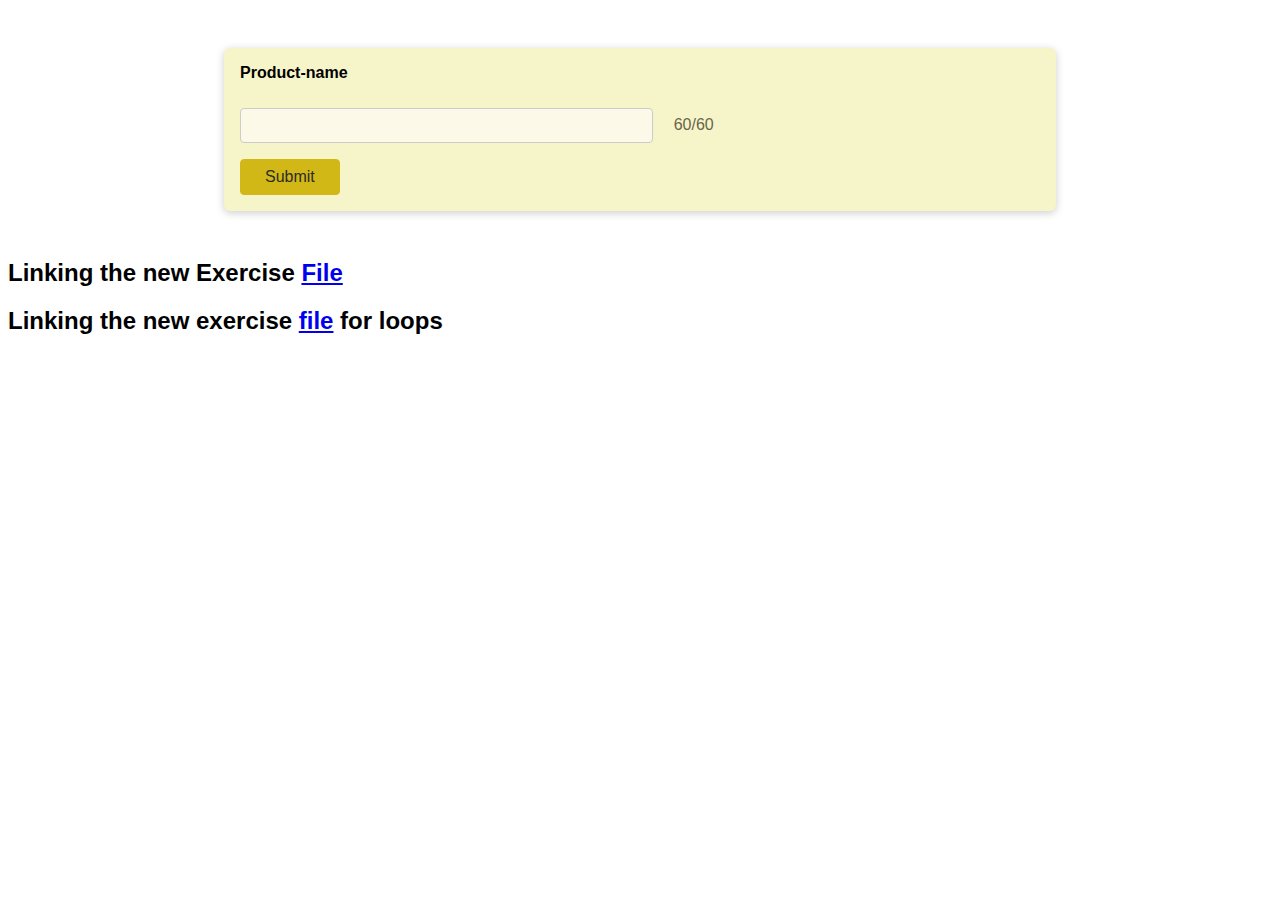
<file: index.html>
<!DOCTYPE html>
<html lang="en">
<head>
    <meta charset="UTF-8">
    <meta name="viewport" content="width=device-width, initial-scale=1.0">
    <title>Document</title>
    <script src="demo.js" defer></script>
    <link rel="stylesheet" href="style.css">
</head>
<body>
    <form action="">
        <div class="control">
            <label for="product-name">Product-name</label>
            <br>
            <input type="text" name="product-name" id="product-name" maxlength="60">
            <span id="charcount">
                <span id="remaining-chars">60</span>/60
            </span>
        </div>
        <button>Submit</button>
    </form>
    <h2>Linking the new Exercise <a href="exercise-2/index1.html" target="_blank" >File</a></h2>
    <h2>Linking the new exercise <a href="09-practice-time-starting-setup/loops-in-action/index2.html" target="_blank">file</a> for loops </h2>
</body>
</html>
</file>
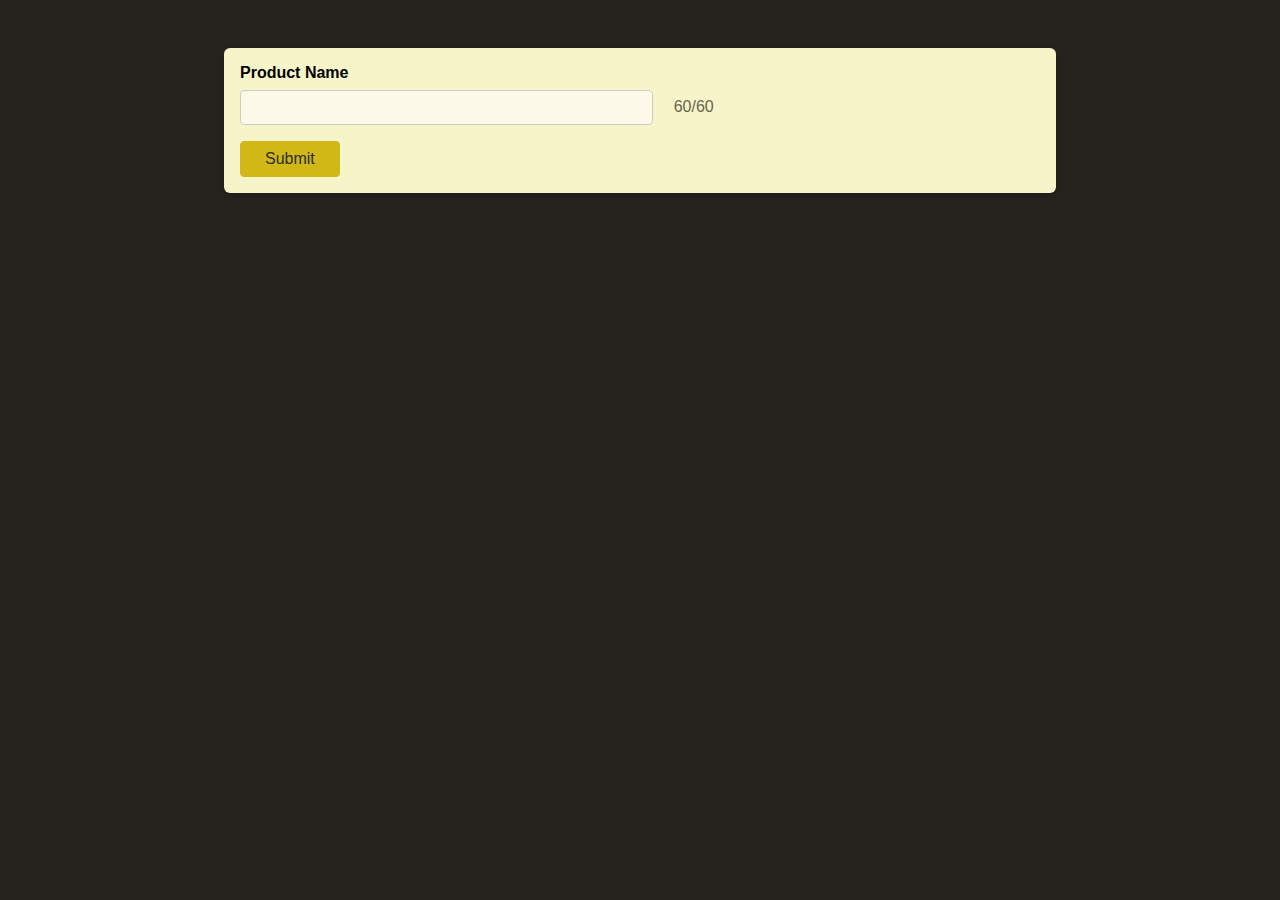
<file: 09-practice-time-starting-setup/index.html>
<!DOCTYPE html>
<html lang="en">
  <head>
    <meta charset="UTF-8" />
    <meta http-equiv="X-UA-Compatible" content="IE=edge" />
    <meta name="viewport" content="width=device-width, initial-scale=1.0" />
    <title>Advanced JavaScript</title>
    <link rel="stylesheet" href="styles.css">
    <script src="conditional-code.js" defer></script>
  </head>
  <body>
    <form>
      <div class="control">
        <label for="product-name">Product Name</label>
        <input type="text" id="product-name" name="product-name" maxlength="60">
        <span id="charcount">
          <span id="remaining-chars" class="some-class">60</span>/60
        </span>
      </div>
      <button>Submit</button>
    </form>
  </body>
</html>
</file>
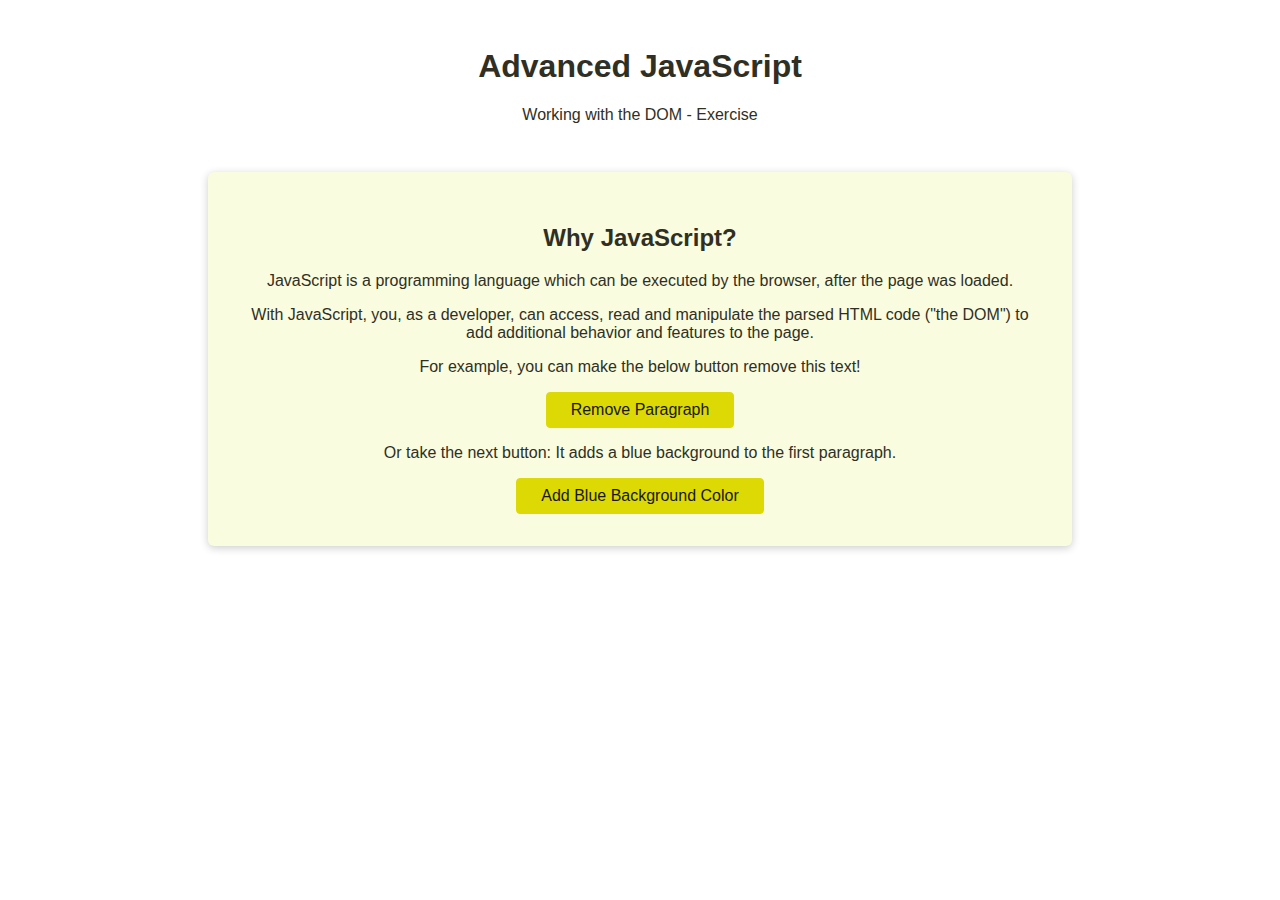
<file: exercise-2/index1.html>
<!DOCTYPE html>
<html lang="en">
  <head>
    <meta charset="UTF-8" />
    <meta http-equiv="X-UA-Compatible" content="IE=edge" />
    <meta name="viewport" content="width=device-width, initial-scale=1.0" />
    <title>Advanced JavaScript Exercise</title>
    <link rel="stylesheet" href="styles.css">
    <script src="exercise.js" defer></script>
  </head>
  <body>
    <h1>Advanced JavaScript</h1>
    <p>Working with the DOM - Exercise</p>

    <section>
      <h2>Why JavaScript?</h2>
      <p id="firstpara">
        JavaScript is a programming language which can be executed by the
        browser, after the page was loaded.
      </p>
      <p>
        With JavaScript, you, as a developer, can access, read and manipulate
        the parsed HTML code ("the DOM") to add additional behavior and features
        to the page.
      </p>
      <p>For example, you can make the below button remove this text!</p>
      <button>Remove Paragraph</button>
      <p>
        Or take the next button: It adds a blue background to the first
        paragraph.
      </p>
      <button id="secondButtonElement">Add Blue Background Color</button>
    </section>
  </body>
</html>
</file>
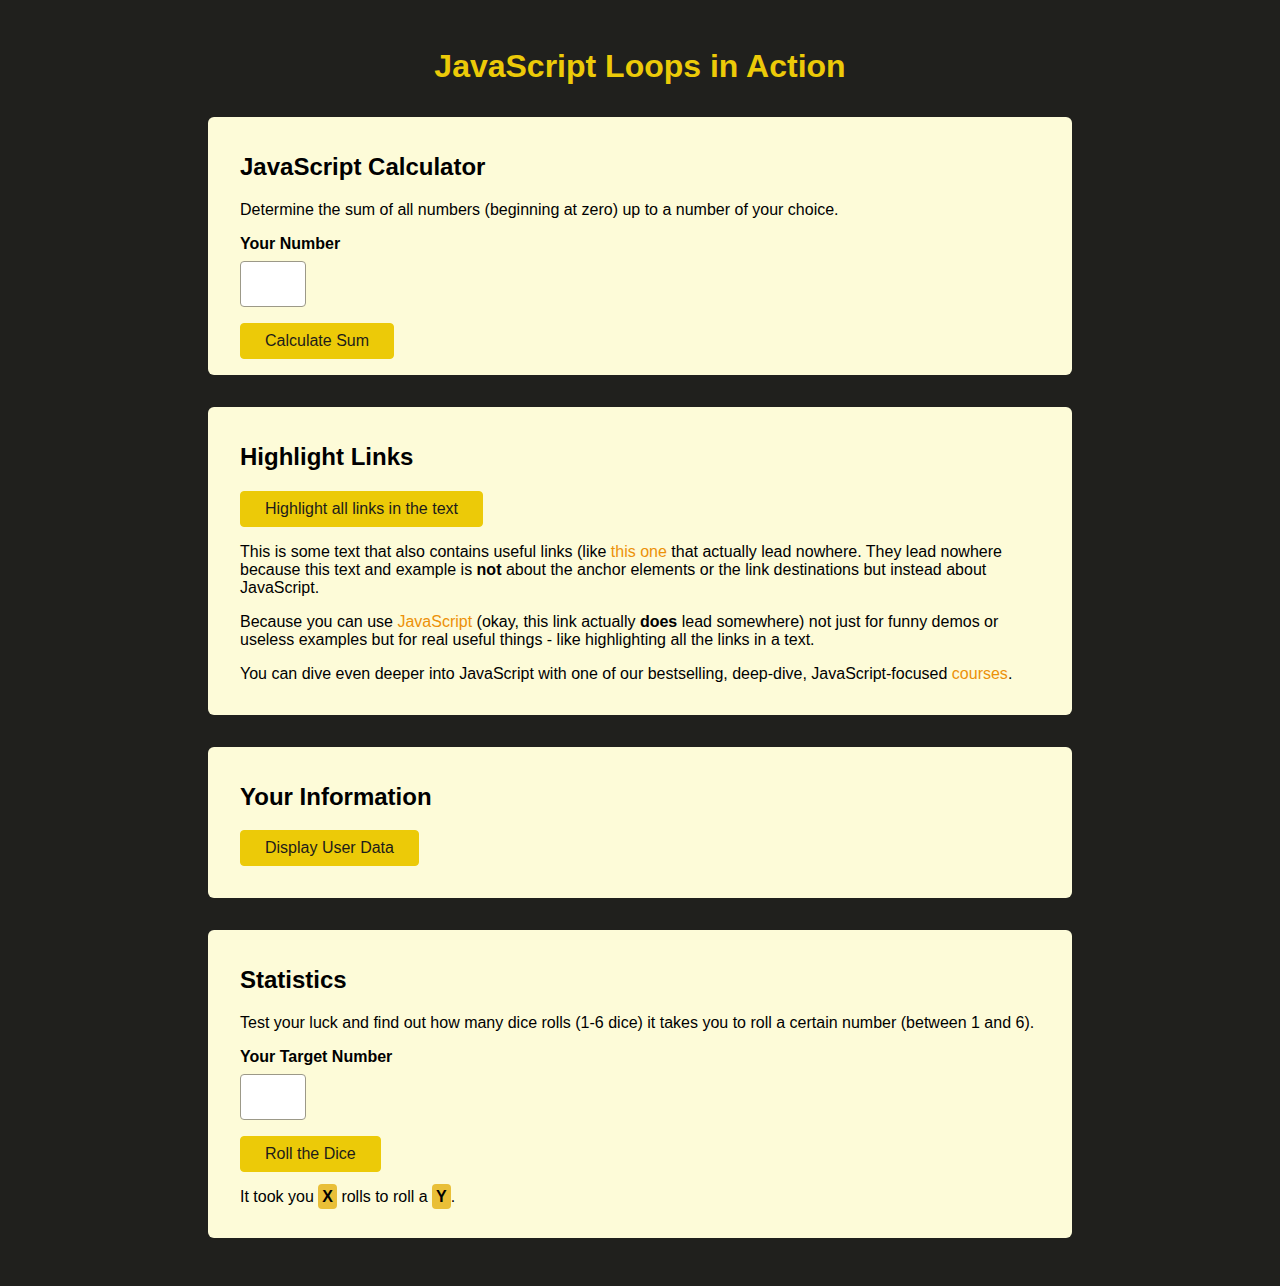
<file: 09-practice-time-starting-setup/loops-in-action/index2.html>
<!DOCTYPE html>
<html lang="en">

<head>
  <meta charset="UTF-8">
  <meta http-equiv="X-UA-Compatible" content="IE=edge">
  <meta name="viewport" content="width=device-width, initial-scale=1.0">
  <title>JavaScript Loops</title>
  <link rel="stylesheet" href="stylesloops.css">
  <script src="/loops.js" defer></script>
</head>

<body>
  <h1>JavaScript Loops in Action</h1>
  <section id="calculator">
    <h2>JavaScript Calculator</h2>
    <p>Determine the sum of all numbers (beginning at zero) up to a number of your choice.</p>
    <div class="control">
      <label for="user-number">Your Number</label>
      <input type="number" id="user-number">
    </div>
    <button>Calculate Sum</button>
    <p id="calculated-sum" class="output"></p>
  </section>

  <section id="highlight-links">
    <h2>Highlight Links</h2>
    <button>Highlight all links in the text</button>
    <p>This is some text that also contains useful links (like <a href="">this one</a> that actually lead nowhere. They
      lead nowhere because this text and example is <strong>not</strong> about the anchor elements or the link
      destinations but instead about JavaScript.</p>
    <p>Because you can use <a href="https://developer.mozilla.org/en-US/docs/Web/JavaScript">JavaScript</a> (okay, this
      link actually <strong>does</strong> lead somewhere) not
      just for funny demos or useless examples but for real useful things - like highlighting all the links in a text.
    </p>
    <p>You can dive even deeper into JavaScript with one of our bestselling, deep-dive, JavaScript-focused <a
        href="https://academind.com/courses/">courses</a>.</p>
  </section>

  <section id="user-data">
    <h2>Your Information</h2>
    <button>Display User Data</button>
    <ul id="output-user-data"></ul>
  </section>

  <section id="statistics">
    <h2>Statistics</h2>
    <p>Test your luck and find out how many dice rolls (1-6 dice) it takes you to roll a certain number (between 1 and
      6).</p>
    <div class="control">
      <label for="user-target-number">Your Target Number</label>
      <input type="number" min="1" max="6" id="user-target-number">
    </div>
    <button>Roll the Dice</button>
    <ul id="dice-rolls"></ul>
    <p>It took you <span id="output-total-rolls" class="output">X</span> rolls to roll a <span id="output-target-number" class="output">Y</span>.</p>
  </section>
</body>

</html>
</file>
<file: style.css>
body {
    font-family: sans-serif;
    background-color: rgb(255 255 255);
  }
  
  form {
    margin: 3rem auto;
    width: 90%;
    max-width: 50rem;
    box-shadow: 0 2px 8px rgba(0, 0, 0, 0.2);
    border-radius: 6px;
    padding: 1rem;
    background-color: rgb(246, 245, 201);
  }
  
  .control {
    margin-bottom: 1rem;
  }
  
  label {
    display: block;
    font-weight: bold;
    margin-bottom: 0.5rem;
  }
  
  input {
    font: inherit;
    font-size: 1.15rem;
    padding: 0.35rem;
    border: 1px solid rgb(204, 204, 204);
    background-color: rgb(252, 249, 233);
    color: rgb(53, 51, 39);
    width: 25rem;
    border-radius: 4px;
    margin-right: 1rem;
    vertical-align: middle;
  }
  
  input:focus {
    background-color: rgb(253, 245, 196);
  }
  
  button {
    font: inherit;
    background-color: rgb(209, 184, 23);
    border: 1px solid rgb(209, 184, 23);
    color: rgb(44, 43, 36);
    border-radius: 4px;
    padding: 0.5rem 1.5rem;
    cursor: pointer;
  }
  
  button:hover {
    background-color: rgb(209, 197, 23);
    border-color:rgb(209, 197, 23);
  }
  
  #charcount {
    color: rgb(105, 101, 75);
  }
  
  input.warning {
    background-color: rgb(248, 191, 145);
  }
  
  #remaining-chars.warning {
    color:rgb(211, 109, 26);
  }
</file>
<file: 09-practice-time-starting-setup/styles.css>
body {
  font-family: sans-serif;
  background-color: rgb(36, 35, 30);
}

form {
  margin: 3rem auto;
  width: 90%;
  max-width: 50rem;
  box-shadow: 0 2px 8px rgba(0, 0, 0, 0.2);
  border-radius: 6px;
  padding: 1rem;
  background-color: rgb(246, 245, 201);
}

.control {
  margin-bottom: 1rem;
}

label {
  display: block;
  font-weight: bold;
  margin-bottom: 0.5rem;
}

input {
  font: inherit;
  font-size: 1.15rem;
  padding: 0.35rem;
  border: 1px solid rgb(204, 204, 204);
  background-color: rgb(252, 249, 233);
  color: rgb(53, 51, 39);
  width: 25rem;
  border-radius: 4px;
  margin-right: 1rem;
  vertical-align: middle;
}

input:focus {
  background-color: rgb(253, 245, 196);
}

button {
  font: inherit;
  background-color: rgb(209, 184, 23);
  border: 1px solid rgb(209, 184, 23);
  color: rgb(44, 43, 36);
  border-radius: 4px;
  padding: 0.5rem 1.5rem;
  cursor: pointer;
}

button:hover {
  background-color: rgb(209, 197, 23);
  border-color:rgb(209, 197, 23);
}

#charcount {
  color: rgb(105, 101, 75);
}

input.warning {
  background-color: rgb(248, 191, 145);
}

#remaining-chars.warning {
  color:rgb(211, 109, 26);
}

input.error {
  background-color: rgb(248, 157, 145);
}

#remaining-chars.error {
  color:rgb(211, 54, 26);
}
</file>
<file: exercise-2/styles.css>
body {
  margin: 3rem;
  font-family: sans-serif;
  text-align: center;
  color: rgb(48, 47, 36);
}

section {
  margin: 3rem auto;
  width: 95%;
  max-width: 50rem;
  background-color: rgb(249, 252, 223);
  box-shadow: 0 2px 8px rgba(0, 0, 0, 0.2);
  padding: 2rem;
  border-radius: 6px;
}

button {
  cursor: pointer;
  font: inherit;
  background-color: rgb(221, 217, 5);
  border: 1px solid rgb(221, 217, 5);
  color:rgb(24, 24, 11);
  padding: 0.5rem 1.5rem;
  border-radius: 4px;
}

button:hover {
  background-color: rgb(221, 199, 5);
  border-color: rgb(221, 199, 5);
}
</file>
<file: 09-practice-time-starting-setup/loops-in-action/stylesloops.css>
body {
  margin: 3rem;
  font-family: sans-serif;
  background-color: rgb(32, 32, 29);
}

h1 {
  text-align: center;
  color: rgb(236, 202, 8);
}

section {
  margin: 2rem auto;
  width: 95%;
  max-width: 50rem;
  padding: 1rem 2rem;
  border-radius: 6px;
  background-color: rgb(253, 251, 216);
}

button {
  font: inherit;
  cursor: pointer;
  background-color: rgb(236, 202, 8);
  border: 1px solid rgb(236, 202, 8);
  color: rgb(29, 28, 26);
  padding: 0.5rem 1.5rem;
  border-radius: 4px;
}

button:hover {
  background-color: rgb(236, 183, 8);
  border-color: rgb(236, 183, 8);
}

.control {
  margin: 1rem 0;
}

label, 
input {
  display: block;
}

label {
  font-weight: bold;
  margin-bottom: 0.5rem;
}

input {
  font: inherit;
  font-size: 1.5rem;
  border-radius: 4px;
  border: 1px solid rgb(156, 153, 136);
  width: 3rem;
  max-width: 100%;
  padding: 0.5rem;
  color: rgb(66, 63, 44);
}

input:focus {
  background-color: rgb(248, 239, 187);
}

a {
  text-decoration: none;
  color: rgb(236, 145, 8);
}

.output {
  font-weight: bold;
  background-color: rgb(233, 191, 55);
  padding: 0.25rem;
  border-radius: 4px;
}

a.highlight {
  background-color: rgb(63, 4, 141);
  padding: 0.25rem;
}

#calculated-sum {
  padding: 1rem;
  text-align: center;
  font-size: 3rem;
  display: none;
}
</file>
